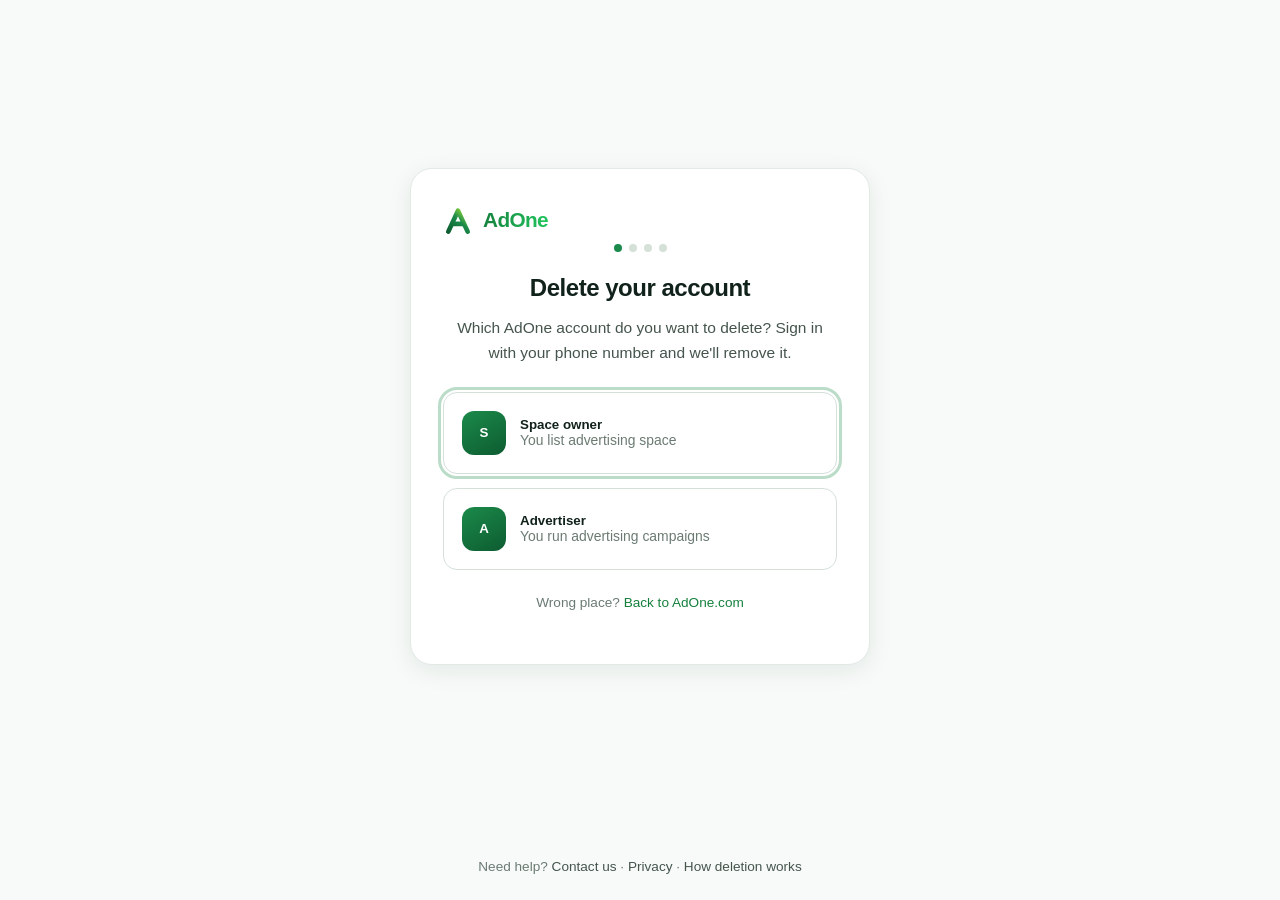
<file: account/delete.html>
<meta charset="utf-8">
<meta name="viewport" content="width=device-width, initial-scale=1">
<title>Delete your account — AdOne</title>
<meta name="robots" content="noindex, nofollow">
<meta name="description" content="Securely delete your AdOne account.">
<link rel="icon" href="../assets/favicon.svg" type="image/svg+xml">
<link rel="stylesheet" href="../assets/styles.css">

<body class="dash" data-no-cookie>
<a class="skip-link" href="#main">Skip to content</a>

<main class="dash-main" id="main">
  <div class="dash-card">
    <a class="brand" href="../index.html" aria-label="AdOne home">
      <img src="../assets/logo-mark.svg" alt="" width="30" height="30">
      <span class="brand-name">AdOne</span>
    </a>

    <div class="step-dots" id="dots" aria-hidden="true">
      <i class="on"></i><i></i><i></i><i></i>
    </div>

    <div class="alert err" id="alert" role="alert" hidden></div>

    <!-- ───────────── Step 1: choose account type ───────────── -->
    <section data-step="choose">
      <h1>Delete your account</h1>
      <p class="dash-lead">Which AdOne account do you want to delete? Sign in with your phone number and we'll remove it.</p>
      <div class="choice">
        <button type="button" data-app="fielders">
          <span class="ic">S</span>
          <span><span class="t">Space owner</span><br><span class="s">You list advertising space</span></span>
        </button>
        <button type="button" data-app="center">
          <span class="ic">A</span>
          <span><span class="t">Advertiser</span><br><span class="s">You run advertising campaigns</span></span>
        </button>
      </div>
      <p class="muted text-center mt-3" style="font-size:.85rem">Wrong place? <a href="../index.html">Back to AdOne.com</a></p>
    </section>

    <!-- ───────────── Step 2: phone ───────────── -->
    <section data-step="phone" hidden>
      <button class="dash-back" type="button" data-back="choose">&larr; Back</button>
      <h1>Verify it's you</h1>
      <p class="dash-lead">Deleting your <strong data-app-label>AdOne</strong> account. Enter the phone number on the account — we'll text a 6-digit code.</p>
      <form id="phoneForm" novalidate>
        <div class="field">
          <label for="phone">Phone number</label>
          <input class="input" id="phone" name="phone" type="tel" inputmode="tel" autocomplete="tel" placeholder="+91 98765 43210" required>
          <p class="hint">Include your country code, e.g. <code>+91</code> for India.</p>
        </div>
        <button class="btn btn-primary btn-block btn-lg" type="submit" id="sendBtn">Send code</button>
      </form>
    </section>

    <!-- ───────────── Step 3: OTP ───────────── -->
    <section data-step="otp" hidden>
      <button class="dash-back" type="button" data-back="phone">&larr; Back</button>
      <h1>Enter the code</h1>
      <p class="dash-lead">We sent a 6-digit code to <strong id="otpPhone"></strong>.</p>
      <form id="otpForm" novalidate>
        <div class="field">
          <label for="code">6-digit code</label>
          <input class="input code" id="code" name="code" inputmode="numeric" autocomplete="one-time-code" maxlength="6" pattern="[0-9]*" placeholder="••••••" required>
        </div>
        <button class="btn btn-primary btn-block btn-lg" type="submit" id="verifyBtn">Verify</button>
        <p class="text-center mt-2" style="font-size:.9rem">
          Didn't get it? <button class="resend" type="button" id="resendBtn" disabled>Resend code</button>
          <span class="muted" id="resendTimer"></span>
        </p>
      </form>
    </section>

    <!-- ───────────── Step 4: confirm ───────────── -->
    <section data-step="confirm" hidden>
      <h1>Confirm deletion</h1>
      <div class="summary" id="summary"></div>
      <p style="font-weight:700;color:var(--text);margin-bottom:8px">This will permanently:</p>
      <ul class="consequences" id="consequences"></ul>
      <div class="callout warn">
        <p><strong>This cannot be undone.</strong> De-identified records of completed deals may be retained for legal and tax purposes, as described in our <a href="../gdpr-compliance.html#erasure">erasure policy</a>.</p>
      </div>
      <div class="field">
        <label for="confirmText">Type <strong>DELETE</strong> to confirm</label>
        <input class="input" id="confirmText" autocomplete="off" autocapitalize="characters" placeholder="DELETE">
      </div>
      <button class="btn btn-danger btn-block btn-lg" type="button" id="deleteBtn" disabled>Permanently delete my account</button>
      <button class="btn btn-ghost btn-block mt-2" type="button" data-back="choose">Cancel</button>
    </section>

    <!-- ───────────── Step 5: done ───────────── -->
    <section data-step="done" hidden>
      <div class="text-center">
        <div class="ic" style="width:56px;height:56px;border-radius:50%;margin:0 auto 18px;display:grid;place-items:center;background:var(--ok-bg)">
          <svg viewBox="0 0 24 24" width="30" height="30" fill="none" stroke="var(--ok)" stroke-width="2.4" stroke-linecap="round" stroke-linejoin="round"><path d="m5 13 4 4L19 7"/></svg>
        </div>
        <h1>Account deleted</h1>
        <p class="dash-lead" id="doneMsg">Your account and personal details have been removed.</p>
        <a class="btn btn-primary btn-lg" href="../index.html">Back to AdOne.com</a>
      </div>
    </section>
  </div>
</main>

<div class="dash-foot">
  Need help? <a href="../contact.html">Contact us</a> · <a href="../privacy-policy.html">Privacy</a> · <a href="../gdpr-compliance.html#erasure">How deletion works</a>
</div>

<script src="../assets/config.js"></script>
<script src="../assets/delete.js"></script>
</file>
<file: assets/styles.css>
/* =============================================================================
   AdOne — marketing + legal site design system
   Forest-green brand, matching the Flutter apps (#1B8A4A) and Hub palette.
   No build step, no external dependencies.
   ============================================================================= */

:root {
  /* Brand */
  --brand-700: #0D5C30;
  --brand-600: #15803D;
  --brand-500: #1B8A4A;   /* primary — matches app AppColors.primary */
  --brand-400: #22C55E;
  --brand-300: #4ADE80;
  --lime:      #A3E635;
  --accent:    #00C853;

  /* Ink (dark surfaces) */
  --ink-900: #0B1712;
  --ink-800: #0E2018;
  --ink-700: #13301F;

  /* Neutrals */
  --bg:        #F7FAF8;
  --bg-soft:   #EEF4F0;
  --card:      #FFFFFF;
  --border:    #E2EAE5;
  --border-2:  #D5E0D9;
  --text:      #11221A;
  --text-2:    #45554C;
  --text-3:    #6B7B72;
  --text-onDark:    #EAF4ED;
  --text-onDark-2:  #A7C3B3;

  /* Semantic */
  --danger:     #D32F2F;
  --danger-bg:  #FDECEC;
  --danger-border: #F6C9C9;
  --warn:       #B45309;
  --warn-bg:    #FEF6E7;
  --ok:         #15803D;
  --ok-bg:      #E7F6EC;

  /* Form / focus */
  --ring: rgba(27, 138, 74, 0.30);

  /* Shape + motion */
  --radius:    14px;
  --radius-sm: 10px;
  --radius-lg: 22px;
  --shadow-sm: 0 1px 2px rgba(16, 40, 28, 0.06), 0 1px 3px rgba(16, 40, 28, 0.05);
  --shadow:    0 6px 24px rgba(16, 40, 28, 0.08);
  --shadow-lg: 0 24px 60px rgba(16, 40, 28, 0.14);
  --maxw: 1140px;
  --maxw-prose: 760px;

  --font: -apple-system, BlinkMacSystemFont, "Segoe UI", Roboto, Helvetica, Arial,
          "Apple Color Emoji", "Segoe UI Emoji", sans-serif;
}

*, *::before, *::after { box-sizing: border-box; }

html { scroll-behavior: smooth; -webkit-text-size-adjust: 100%; }

body {
  margin: 0;
  font-family: var(--font);
  color: var(--text);
  background: var(--bg);
  line-height: 1.65;
  font-size: 17px;
  -webkit-font-smoothing: antialiased;
  text-rendering: optimizeLegibility;
}

img, svg { max-width: 100%; display: block; }
a { color: var(--brand-600); text-decoration: none; }
a:hover { text-decoration: underline; }

h1, h2, h3, h4 { line-height: 1.2; letter-spacing: -0.02em; color: var(--text); margin: 0 0 .5em; font-weight: 700; }
h1 { font-size: clamp(2rem, 5vw, 3.25rem); }
h2 { font-size: clamp(1.5rem, 3vw, 2.1rem); }
h3 { font-size: 1.25rem; }
p { margin: 0 0 1rem; }

.container { width: 100%; max-width: var(--maxw); margin: 0 auto; padding: 0 22px; }

/* ---------- Skip link / a11y ---------- */
.skip-link {
  position: absolute; left: -999px; top: 0; z-index: 200;
  background: var(--brand-600); color: #fff; padding: 10px 16px; border-radius: 0 0 8px 0;
}
.skip-link:focus { left: 0; }

:focus-visible { outline: 3px solid var(--ring); outline-offset: 2px; border-radius: 6px; }

/* ============================ Header / Nav ============================ */
.site-header {
  position: sticky; top: 0; z-index: 100;
  background: rgba(247, 250, 248, 0.82);
  backdrop-filter: saturate(180%) blur(12px);
  -webkit-backdrop-filter: saturate(180%) blur(12px);
  border-bottom: 1px solid var(--border);
}
.nav {
  display: flex; align-items: center; gap: 18px;
  height: 68px;
}
.brand { display: inline-flex; align-items: center; gap: 10px; font-weight: 800; letter-spacing: -0.03em; font-size: 1.3rem; color: var(--text); }
.brand:hover { text-decoration: none; }
.brand img { width: 30px; height: 30px; }
.brand .brand-name { background: linear-gradient(92deg, var(--brand-600), var(--brand-400)); -webkit-background-clip: text; background-clip: text; color: transparent; }
.nav-spacer { flex: 1; }
.nav-links { display: flex; align-items: center; gap: 6px; }
.nav-links a {
  color: var(--text-2); font-weight: 600; font-size: .96rem; padding: 8px 12px; border-radius: 9px;
}
.nav-links a:hover { color: var(--brand-600); background: var(--bg-soft); text-decoration: none; }
.nav-links a.active { color: var(--brand-600); }
.nav-cta { display: inline-flex; gap: 10px; align-items: center; }
.nav-toggle { display: none; background: none; border: 1px solid var(--border-2); border-radius: 10px; padding: 8px; cursor: pointer; }
.nav-toggle svg { width: 22px; height: 22px; stroke: var(--text); }

@media (max-width: 860px) {
  .nav-links, .nav-cta .btn-ghost { display: none; }
  .nav-toggle { display: inline-flex; }
  .nav.open + .nav-mobile { display: block; }
}
.nav-mobile {
  display: none; border-bottom: 1px solid var(--border); background: var(--bg);
}
.nav-mobile a { display: block; padding: 13px 22px; color: var(--text); font-weight: 600; border-top: 1px solid var(--border); }
.nav-mobile a:hover { background: var(--bg-soft); text-decoration: none; }

/* ============================ Buttons ============================ */
.btn {
  display: inline-flex; align-items: center; justify-content: center; gap: 8px;
  font-family: inherit; font-weight: 700; font-size: .98rem; line-height: 1;
  padding: 12px 20px; border-radius: 11px; border: 1px solid transparent; cursor: pointer;
  transition: transform .06s ease, background .15s ease, box-shadow .15s ease, border-color .15s ease;
  text-decoration: none; white-space: nowrap;
}
.btn:hover { text-decoration: none; }
.btn:active { transform: translateY(1px); }
.btn:disabled { opacity: .55; cursor: not-allowed; }
.btn-primary { background: var(--brand-500); color: #fff; box-shadow: 0 6px 18px rgba(27,138,74,.28); }
.btn-primary:hover { background: var(--brand-600); }
.btn-ghost { background: var(--card); color: var(--brand-600); border-color: var(--border-2); }
.btn-ghost:hover { background: var(--bg-soft); }
.btn-onDark { background: rgba(255,255,255,.10); color: #fff; border-color: rgba(255,255,255,.22); }
.btn-onDark:hover { background: rgba(255,255,255,.18); }
.btn-danger { background: var(--danger); color: #fff; }
.btn-danger:hover { background: #B71C1C; }
.btn-lg { padding: 15px 26px; font-size: 1.05rem; border-radius: 13px; }
.btn-block { width: 100%; }

/* ============================ Hero ============================ */
.hero {
  position: relative; overflow: hidden;
  background:
    radial-gradient(900px 460px at 70% -8%, rgba(163,230,53,.20), transparent 60%),
    radial-gradient(680px 420px at 18% 12%, rgba(34,197,94,.20), transparent 55%),
    linear-gradient(160deg, var(--ink-900), var(--ink-800) 55%, #0a1a12);
  color: var(--text-onDark);
  border-bottom: 1px solid rgba(255,255,255,.06);
}
.hero .container { padding-top: 86px; padding-bottom: 92px; }
.hero-grid { display: grid; grid-template-columns: 1.15fr .85fr; gap: 48px; align-items: center; }
.eyebrow {
  display: inline-flex; align-items: center; gap: 8px; font-size: .82rem; font-weight: 700;
  letter-spacing: .04em; text-transform: uppercase; color: var(--lime);
  background: rgba(163,230,53,.10); border: 1px solid rgba(163,230,53,.25);
  padding: 7px 13px; border-radius: 999px; margin-bottom: 22px;
}
.hero h1 { color: #fff; margin-bottom: 18px; }
.hero h1 .grad { background: linear-gradient(92deg, var(--brand-300), var(--lime)); -webkit-background-clip: text; background-clip: text; color: transparent; }
.hero p.lead { font-size: 1.18rem; color: var(--text-onDark-2); max-width: 36ch; margin-bottom: 30px; }
.hero-cta { display: flex; gap: 14px; flex-wrap: wrap; }
.hero-note { margin-top: 20px; font-size: .9rem; color: var(--text-onDark-2); }

.hero-emblem { display: flex; align-items: center; justify-content: center; }
.emblem {
  width: min(340px, 80%); aspect-ratio: 1; border-radius: 32px; display: grid; place-items: center;
  background: radial-gradient(circle at 50% 42%, rgba(163,230,53,.30), transparent 62%);
  position: relative;
}
.emblem::after {
  content: ""; position: absolute; inset: 0; border-radius: 32px;
  box-shadow: 0 0 120px 20px rgba(76,222,128,.22) inset;
}
.emblem img { width: 56%; filter: drop-shadow(0 10px 40px rgba(76,222,128,.45)); }

@media (max-width: 860px) {
  .hero-grid { grid-template-columns: 1fr; gap: 30px; }
  .hero-emblem { order: -1; }
  .emblem { width: 200px; }
  .hero .container { padding-top: 54px; padding-bottom: 60px; }
}

/* ============================ Sections ============================ */
.section { padding: 78px 0; }
.section.alt { background: var(--bg-soft); }
.section-head { max-width: 640px; margin: 0 auto 48px; text-align: center; }
.section-head .eyebrow { color: var(--brand-600); background: rgba(27,138,74,.08); border-color: rgba(27,138,74,.18); }
.section-head p { color: var(--text-2); font-size: 1.08rem; }

.grid { display: grid; gap: 22px; }
.grid-3 { grid-template-columns: repeat(3, 1fr); }
.grid-2 { grid-template-columns: repeat(2, 1fr); }
@media (max-width: 860px) { .grid-3, .grid-2 { grid-template-columns: 1fr; } }

.card {
  background: var(--card); border: 1px solid var(--border); border-radius: var(--radius);
  padding: 28px; box-shadow: var(--shadow-sm); transition: transform .15s ease, box-shadow .15s ease;
}
.card.lift:hover { transform: translateY(-3px); box-shadow: var(--shadow); }
.card .ic {
  width: 46px; height: 46px; border-radius: 12px; display: grid; place-items: center; margin-bottom: 16px;
  background: linear-gradient(150deg, var(--brand-500), var(--brand-700)); color: #fff;
}
.card .ic svg { width: 24px; height: 24px; stroke: #fff; }
.card h3 { margin-bottom: 8px; }
.card p { color: var(--text-2); margin: 0; font-size: .98rem; }
.card .tag { font-size: .78rem; font-weight: 700; text-transform: uppercase; letter-spacing: .05em; color: var(--brand-600); }

/* Steps */
.steps { counter-reset: step; display: grid; gap: 18px; grid-template-columns: repeat(4, 1fr); }
@media (max-width: 860px) { .steps { grid-template-columns: 1fr; } }
.step { position: relative; padding: 24px 22px; background: var(--card); border: 1px solid var(--border); border-radius: var(--radius); }
.step::before {
  counter-increment: step; content: counter(step);
  display: grid; place-items: center; width: 34px; height: 34px; border-radius: 50%;
  background: var(--brand-500); color: #fff; font-weight: 800; margin-bottom: 14px; font-size: .95rem;
}
.step h3 { font-size: 1.05rem; }
.step p { color: var(--text-2); font-size: .94rem; margin: 0; }

/* Stat band */
.stats { display: grid; grid-template-columns: repeat(3, 1fr); gap: 20px; text-align: center; }
@media (max-width: 720px) { .stats { grid-template-columns: 1fr; } }
.stat .num { font-size: 2.4rem; font-weight: 800; color: var(--brand-600); letter-spacing: -0.03em; }
.stat .lbl { color: var(--text-2); font-weight: 600; }

/* CTA band */
.cta-band {
  background: linear-gradient(150deg, var(--ink-900), var(--ink-700));
  color: #fff; border-radius: var(--radius-lg); padding: 56px; text-align: center;
  position: relative; overflow: hidden;
}
.cta-band::before {
  content: ""; position: absolute; inset: 0;
  background: radial-gradient(600px 300px at 80% 0%, rgba(163,230,53,.18), transparent 60%);
}
.cta-band > * { position: relative; }
.cta-band h2 { color: #fff; }
.cta-band p { color: var(--text-onDark-2); max-width: 52ch; margin: 0 auto 26px; }

/* ============================ Legal / article pages ============================ */
.page-hero {
  background: linear-gradient(160deg, var(--ink-900), var(--ink-800));
  color: #fff; padding: 64px 0 52px; border-bottom: 1px solid rgba(255,255,255,.06);
}
.page-hero .crumb { color: var(--text-onDark-2); font-size: .9rem; margin-bottom: 12px; }
.page-hero .crumb a { color: var(--brand-300); }
.page-hero h1 { color: #fff; margin-bottom: 10px; }
.page-hero .updated { color: var(--text-onDark-2); font-size: .92rem; }

.article { padding: 56px 0 80px; }
.prose { max-width: var(--maxw-prose); margin: 0 auto; }
.prose h2 { margin-top: 2.2em; padding-top: .2em; }
.prose h2:first-child { margin-top: 0; }
.prose h3 { margin-top: 1.6em; color: var(--text); }
.prose p, .prose li { color: var(--text-2); }
.prose ul, .prose ol { padding-left: 1.3em; margin: 0 0 1.2rem; }
.prose li { margin-bottom: .5rem; }
.prose strong { color: var(--text); }
.prose a { font-weight: 600; text-decoration: underline; text-underline-offset: 2px; }
.prose hr { border: none; border-top: 1px solid var(--border); margin: 2.4em 0; }
.prose table { width: 100%; border-collapse: collapse; margin: 0 0 1.4rem; font-size: .95rem; }
.prose th, .prose td { text-align: left; padding: 11px 13px; border: 1px solid var(--border); vertical-align: top; }
.prose th { background: var(--bg-soft); color: var(--text); font-weight: 700; }
.toc {
  background: var(--bg-soft); border: 1px solid var(--border); border-radius: var(--radius);
  padding: 20px 24px; margin-bottom: 36px;
}
.toc h2 { font-size: .82rem; text-transform: uppercase; letter-spacing: .06em; color: var(--text-3); margin: 0 0 10px; }
.toc ul { list-style: none; padding: 0; margin: 0; columns: 2; }
@media (max-width: 640px) { .toc ul { columns: 1; } }
.toc li { margin-bottom: 6px; }

.callout {
  border-left: 4px solid var(--brand-500); background: var(--ok-bg);
  padding: 16px 20px; border-radius: 0 var(--radius-sm) var(--radius-sm) 0; margin: 1.4rem 0;
}
.callout.warn { border-left-color: var(--warn); background: var(--warn-bg); }
.callout p:last-child { margin: 0; }
.callout strong { color: var(--text); }

/* ============================ Forms ============================ */
.field { margin-bottom: 18px; }
.field label { display: block; font-weight: 700; font-size: .92rem; color: var(--text); margin-bottom: 7px; }
.field .hint { font-size: .84rem; color: var(--text-3); margin-top: 6px; }
.input, .textarea, select.input {
  width: 100%; font-family: inherit; font-size: 1rem; color: var(--text);
  background: #fff; border: 1px solid var(--border-2); border-radius: 11px; padding: 13px 14px;
  transition: border-color .15s ease, box-shadow .15s ease;
}
.input:focus, .textarea:focus, select.input:focus { outline: none; border-color: var(--brand-500); box-shadow: 0 0 0 4px var(--ring); }
.textarea { min-height: 130px; resize: vertical; }
.input.code { letter-spacing: .5em; font-size: 1.5rem; text-align: center; font-weight: 700; padding-left: .5em; }

/* ============================ Cookie banner ============================ */
.cookie {
  position: fixed; left: 16px; right: 16px; bottom: 16px; z-index: 150;
  max-width: 720px; margin: 0 auto; background: var(--ink-900); color: var(--text-onDark);
  border: 1px solid rgba(255,255,255,.10); border-radius: var(--radius); padding: 18px 20px;
  box-shadow: var(--shadow-lg); display: flex; gap: 16px; align-items: center; flex-wrap: wrap;
}
.cookie p { margin: 0; font-size: .92rem; color: var(--text-onDark-2); flex: 1; min-width: 220px; }
.cookie p a { color: var(--brand-300); }
.cookie .actions { display: flex; gap: 10px; }
.cookie[hidden] { display: none; }

/* ============================ Footer ============================ */
.site-footer { background: var(--ink-900); color: var(--text-onDark-2); padding: 64px 0 32px; }
.footer-grid { display: grid; grid-template-columns: 1.6fr 1fr 1fr 1fr; gap: 36px; }
@media (max-width: 860px) { .footer-grid { grid-template-columns: 1fr 1fr; gap: 28px; } }
@media (max-width: 520px) { .footer-grid { grid-template-columns: 1fr; } }
.footer-brand .brand { color: #fff; }
.footer-brand .brand .brand-name { color: #fff; -webkit-text-fill-color: #fff; }
.footer-brand p { margin-top: 14px; font-size: .92rem; max-width: 34ch; }
.footer-col h4 { color: #fff; font-size: .82rem; text-transform: uppercase; letter-spacing: .07em; margin-bottom: 16px; }
.footer-col ul { list-style: none; padding: 0; margin: 0; }
.footer-col li { margin-bottom: 10px; }
.footer-col a { color: var(--text-onDark-2); font-size: .94rem; }
.footer-col a:hover { color: #fff; text-decoration: none; }
.footer-bottom {
  margin-top: 48px; padding-top: 24px; border-top: 1px solid rgba(255,255,255,.10);
  display: flex; justify-content: space-between; gap: 16px; flex-wrap: wrap; font-size: .88rem;
}

/* ============================ Delete dashboard ============================ */
.dash { min-height: 100vh; display: flex; flex-direction: column; background: var(--bg); }
.dash-main { flex: 1; display: grid; place-items: center; padding: 48px 18px; }
.dash-card {
  width: 100%; max-width: 460px; background: var(--card); border: 1px solid var(--border);
  border-radius: var(--radius-lg); box-shadow: var(--shadow); padding: 34px 32px;
}
.dash-card .brand { justify-content: center; margin: 0 auto 6px; }
.dash-lead { text-align: center; color: var(--text-2); margin-bottom: 26px; font-size: .97rem; }
.dash-card h1 { font-size: 1.5rem; text-align: center; }

.choice { display: grid; gap: 14px; }
.choice button {
  display: flex; align-items: center; gap: 14px; text-align: left; width: 100%;
  background: #fff; border: 1.5px solid var(--border-2); border-radius: var(--radius); padding: 18px;
  cursor: pointer; font-family: inherit; transition: border-color .15s ease, box-shadow .15s ease, transform .06s ease;
}
.choice button:hover { border-color: var(--brand-500); box-shadow: 0 0 0 4px var(--ring); }
.choice button:active { transform: translateY(1px); }
.choice .ic { width: 44px; height: 44px; border-radius: 12px; flex: none; display: grid; place-items: center; background: linear-gradient(150deg, var(--brand-500), var(--brand-700)); color: #fff; font-weight: 800; }
.choice .t { font-weight: 700; color: var(--text); }
.choice .s { font-size: .87rem; color: var(--text-3); }

.step-dots { display: flex; gap: 7px; justify-content: center; margin-bottom: 22px; }
.step-dots i { width: 8px; height: 8px; border-radius: 50%; background: var(--border-2); transition: background .2s; }
.step-dots i.on { background: var(--brand-500); }

.alert { border-radius: 11px; padding: 12px 14px; font-size: .92rem; margin-bottom: 16px; }
.alert.err { background: var(--danger-bg); color: #8e1414; border: 1px solid var(--danger-border); }
.alert.ok  { background: var(--ok-bg); color: #145c2c; border: 1px solid #BFE3CB; }
.alert[hidden] { display: none; }

.summary { background: var(--bg-soft); border: 1px solid var(--border); border-radius: var(--radius); padding: 16px 18px; margin-bottom: 18px; }
.summary .row { display: flex; justify-content: space-between; gap: 12px; padding: 5px 0; font-size: .95rem; }
.summary .row .k { color: var(--text-3); }
.summary .row .v { color: var(--text); font-weight: 600; text-align: right; }

.consequences { list-style: none; padding: 0; margin: 0 0 18px; }
.consequences li { display: flex; gap: 10px; align-items: flex-start; padding: 6px 0; color: var(--text-2); font-size: .92rem; }
.consequences li svg { width: 18px; height: 18px; flex: none; margin-top: 3px; stroke: var(--brand-500); }

.dash-back { background: none; border: none; color: var(--text-3); font-family: inherit; font-size: .92rem; cursor: pointer; padding: 8px; }
.dash-back:hover { color: var(--text); }
.dash-foot { text-align: center; padding: 22px; color: var(--text-3); font-size: .85rem; }
.dash-foot a { color: var(--text-2); }
.spin { width: 18px; height: 18px; border: 2.5px solid rgba(255,255,255,.4); border-top-color: #fff; border-radius: 50%; animation: spin .7s linear infinite; }
@keyframes spin { to { transform: rotate(360deg); } }

.hidden { display: none !important; }
.muted { color: var(--text-3); }
.text-center { text-align: center; }
.mt-2 { margin-top: 14px; } .mt-3 { margin-top: 22px; }
.resend { background: none; border: none; color: var(--brand-600); font-weight: 600; cursor: pointer; font-family: inherit; }
.resend:disabled { color: var(--text-3); cursor: not-allowed; }
</file>
